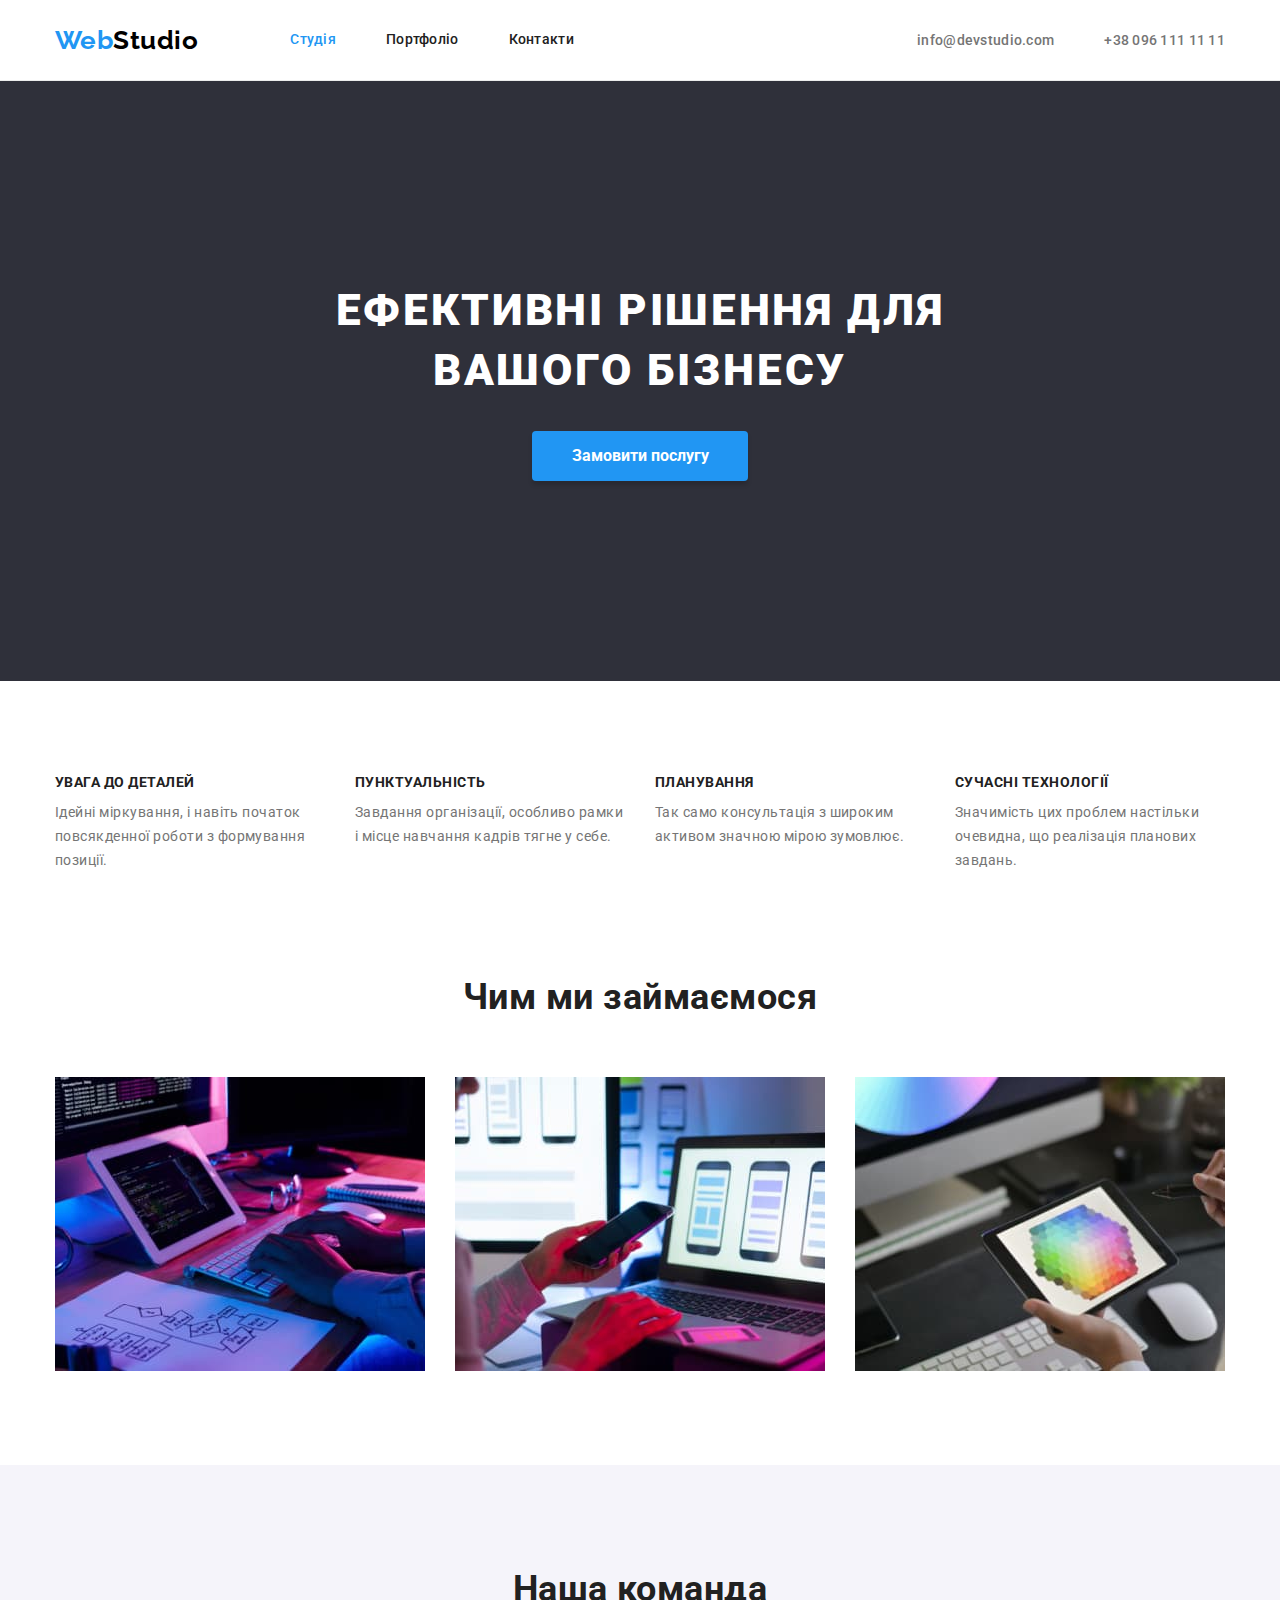
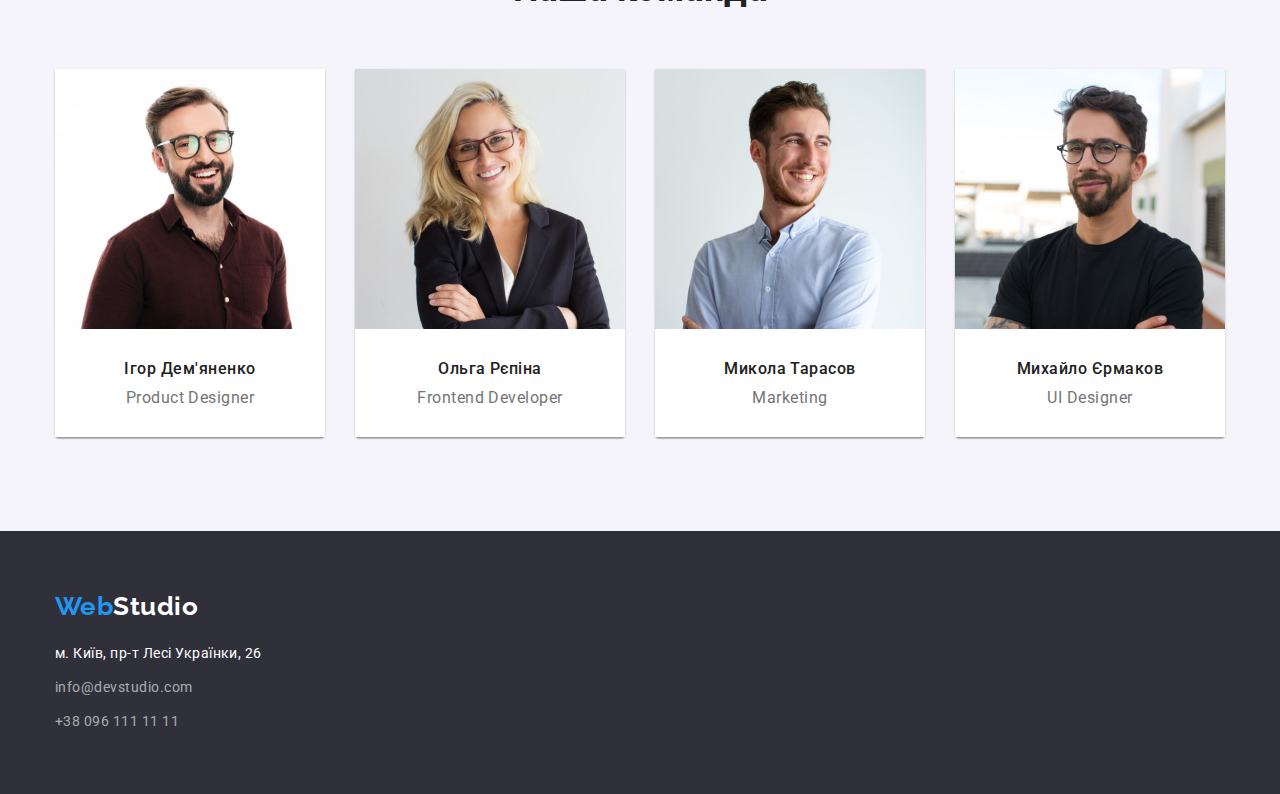
<file: index.html>
<!DOCTYPE html>
<html lang="uk">
  <head>
    <meta charset="UTF-8" />
    <meta http-equiv="X-UA-Compatible" content="IE=edge" />
    <meta name="viewport" content="width=device-width, initial-scale=1.0" />
    <link rel="preconnect" href="https://fonts.googleapis.com" />
    <link rel="preconnect" href="https://fonts.gstatic.com" crossorigin />
    <link
      href="https://fonts.googleapis.com/css2?family=Raleway:wght@700&family=Roboto:wght@400;500;700;900&display=swap"
      rel="stylesheet"
    />
    <link
      rel="stylesheet"
      href="https://cdnjs.cloudflare.com/ajax/libs/modern-normalize/1.1.0/modern-normalize.min.css"
    />
    <link
      rel="stylesheet"
      href="https://cdnjs.cloudflare.com/ajax/libs/modern-normalize/1.1.0/modern-normalize.min.css"
    />

    <link rel="stylesheet" href="./css/styles.css" />
    <title>WebStudio</title>
  </head>
  <body>
    <!-- header -->
    <header class="header">
      <div class="container header-container">
        <nav class="header-container">
          <a class="logo" href="" lang="en"
            ><span class="logo-accent">Web</span>Studio</a
          >
          <ul class="header-container">
            <li class="nav-list-item">
              <a class="nav-link current" href="">Студія</a>
            </li>
            <li class="nav-list-item">
              <a class="nav-link" href="./portfolio.html">Портфоліо</a>
            </li>
            <li class="nav-list-item">
              <a class="nav-link" href="">Контакти</a>
            </li>
          </ul>
        </nav>
        <ul class="header-container header-left">
          <li class="header-list-item">
            <a class="header-contacts" href="mailto:info@devstudio.com"
              >info@devstudio.com</a
            >
          </li>
          <li class="header-list-item">
            <a class="header-contacts" href="tel:+380961111111"
              >+38 096 111 11 11</a
            >
          </li>
        </ul>
      </div>
    </header>

    <!-- main -->
    <main>
      <!-- hero -->
      <section class="hero">
        <div class="container hero-container">
          <h1 class="main-title">Ефективні рішення для вашого бізнесу</h1>
          <button class="main-btn" type="button">Замовити послугу</button>
        </div>
      </section>

      <!-- peculiarities -->
      <section class="peculiarities section">
        <div class="container">
          <h2 hidden>Особливості</h2>
          <ul class="peculiarities-list">
            <li class="peculiarities-list-item">
              <h3 class="title">УВАГА ДО ДЕТАЛЕЙ</h3>
              <p class="description">
                Ідейні міркування, і навіть початок повсякденної роботи з
                формування позиції.
              </p>
            </li>
            <li class="peculiarities-list-item">
              <h3 class="title">ПУНКТУАЛЬНІСТЬ</h3>
              <p class="description">
                Завдання організації, особливо рамки і місце навчання кадрів
                тягне у себе.
              </p>
            </li>
            <li class="peculiarities-list-item">
              <h3 class="title">ПЛАНУВАННЯ</h3>
              <p class="description">
                Так само консультація з широким активом значною мірою зумовлює.
              </p>
            </li>
            <li class="peculiarities-list-item">
              <h3 class="title">СУЧАСНІ ТЕХНОЛОГІЇ</h3>
              <p class="description">
                Значимість цих проблем настільки очевидна, що реалізація
                планових завдань.
              </p>
            </li>
          </ul>
        </div>
      </section>

      <!-- about -->
      <section class="about">
        <div class="container">
          <h2 class="studio-title">Чим ми займаємося</h2>
          <ul class="about-list">
            <li class="about-list-item">
              <img
                src="./imges/about-1.jpg"
                alt="робота за компьютером"
                width="370"
              />
            </li>
            <li class="about-list-item">
              <img
                src="./imges/about-2.jpg"
                alt="робота за ноутбуком"
                width="370"
              />
            </li>
            <li class="about-list-item">
              <img
                src="./imges/about-3.jpg"
                alt="робота на планшеті"
                width="370"
              />
            </li>
          </ul>
        </div>
      </section>

      <!-- team -->
      <section class="team section">
        <div class="container">
          <h2 class="studio-title">Наша команда</h2>
          <ul class="team-list">
            <li class="team-list-item">
              <img src="./imges/team-1.jpg" alt="Ігор Дем'яненко" width="270" />
              <div class="team-item-bottom">
                <h3 class="team-title">Ігор Дем'яненко</h3>
                <p class="team-description">Product Designer</p>
              </div>
            </li>
            <li class="team-list-item">
              <img src="./imges/team-2.jpg" alt="Ольга Рєпіна" width="270" />
              <div class="team-item-bottom">
                <h3 class="team-title">Ольга Рєпіна</h3>
                <p class="team-description">Frontend Developer</p>
              </div>
            </li>
            <li class="team-list-item">
              <img src="./imges/team-3.jpg" alt="Микола Тарасов" width="270" />
              <div class="team-item-bottom">
                <h3 class="team-title">Микола Тарасов</h3>
                <p class="team-description">Marketing</p>
              </div>
            </li>
            <li class="team-list-item">
              <img src="./imges/team-4.jpg" alt="Михайло Єрмаков" width="270" />
              <div class="team-item-bottom">
                <h3 class="team-title">Михайло Єрмаков</h3>
                <p class="team-description">UI Designer</p>
              </div>
            </li>
          </ul>
        </div>
      </section>
    </main>

    <!-- footer -->
    <footer class="footer">
      <div class="container">
        <a class="logo" href="" lang="en"
          ><span class="logo-accent">Web</span
          ><span class="logo-footer">Studio</span></a
        >
        <address class="footer-address">
          <ul>
            <li class="footer-item">
              <a
                class="address adress-link"
                href="https://goo.gl/maps/NStDRxaKjLtgSqXTA"
                target="_blank"
                rel="noopener noreferrer"
                >м. Київ, пр-т Лесі Українки, 26</a
              >
            </li>
            <li class="footer-item">
              <a class="address" href="mailto:info@devstudio.com"
                >info@devstudio.com</a
              >
            </li>
            <li class="footer-item">
              <a class="address" href="tel:+380961111111">+38 096 111 11 11</a>
            </li>
          </ul>
        </address>
      </div>
    </footer>
  </body>
</html>
</file>
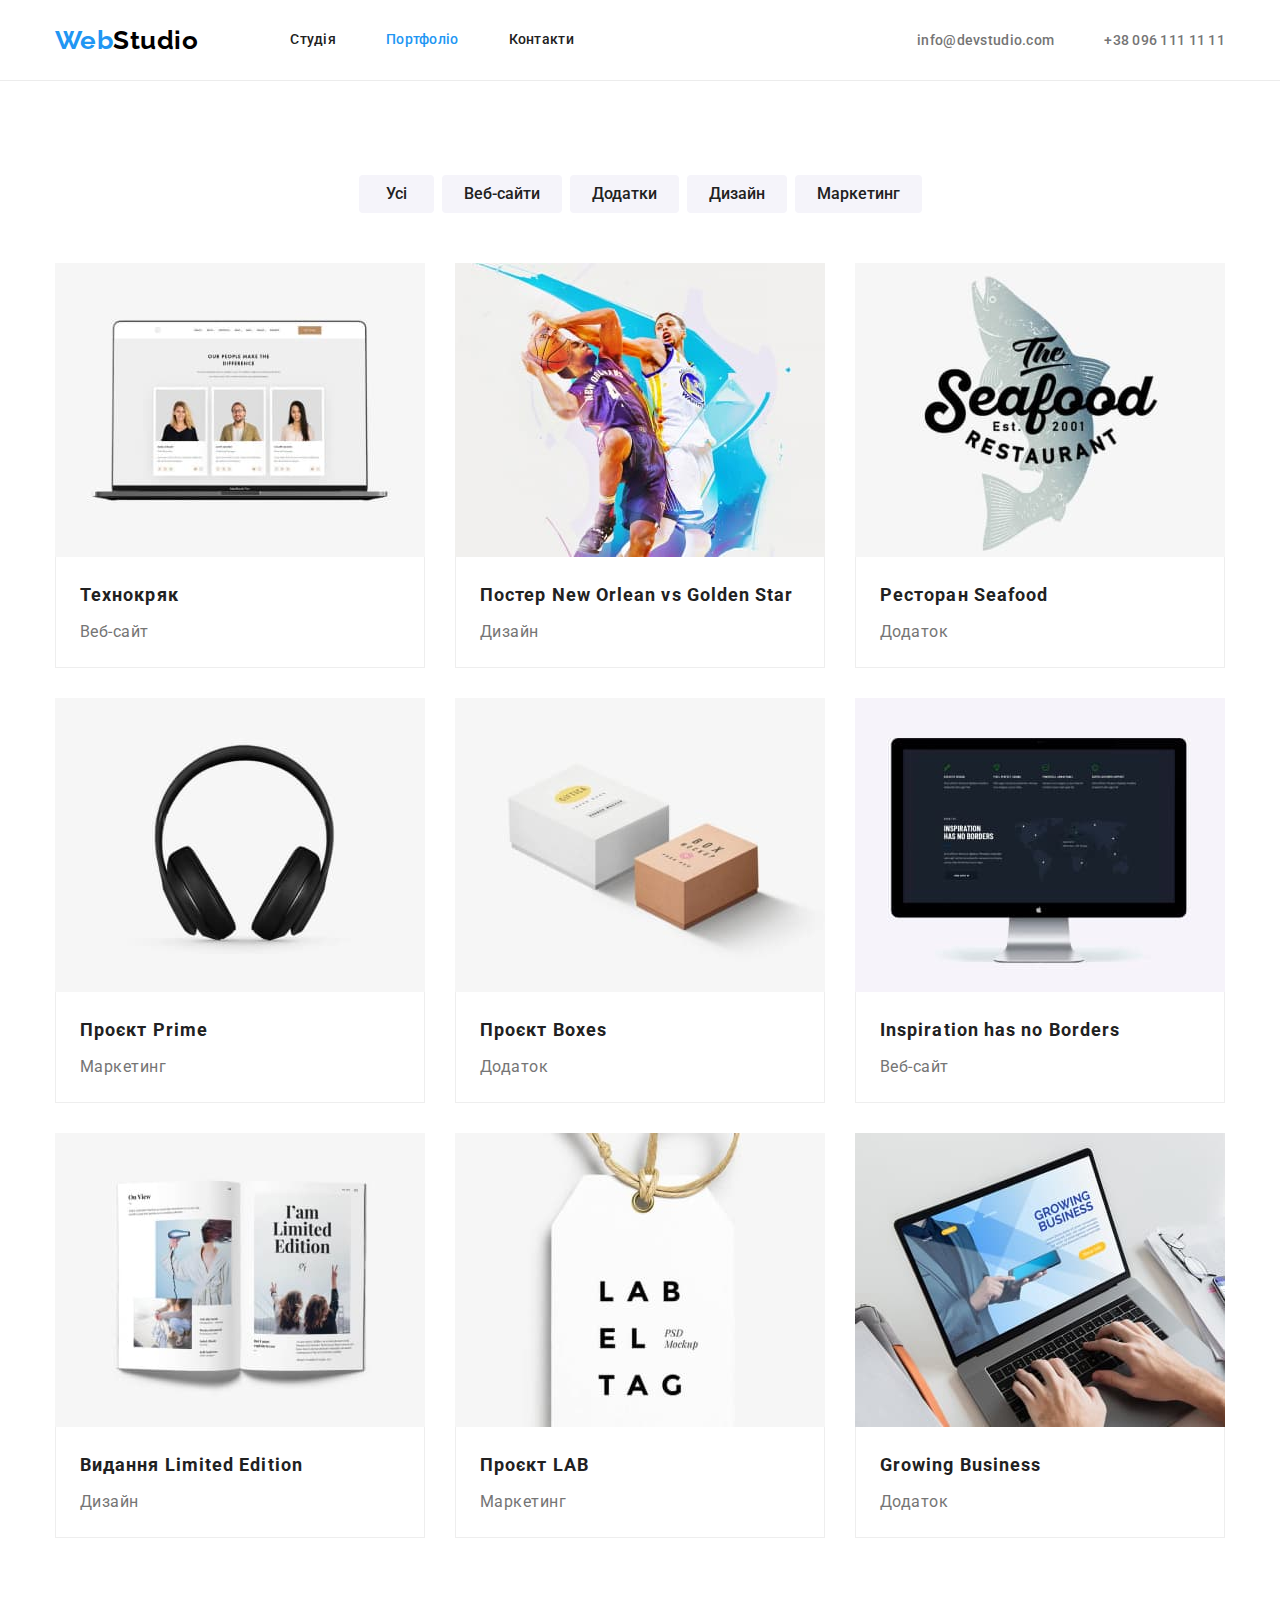
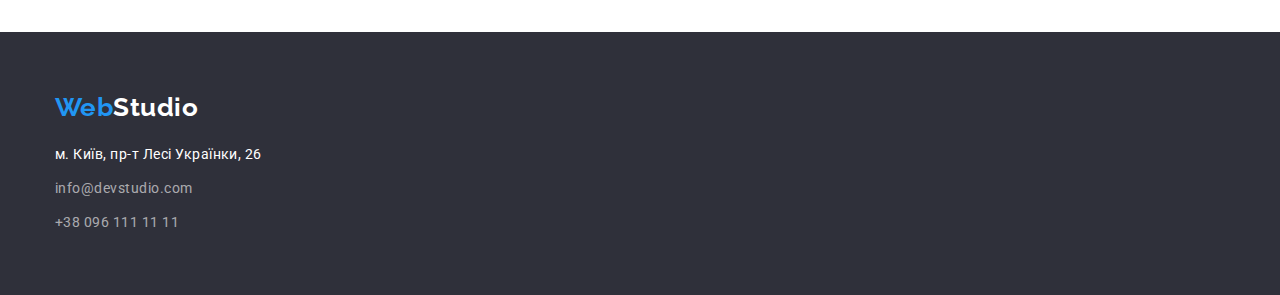
<file: portfolio.html>
<!DOCTYPE html>
<html lang="uk">
  <head>
    <meta charset="UTF-8" />
    <meta http-equiv="X-UA-Compatible" content="IE=edge" />
    <meta name="viewport" content="width=device-width, initial-scale=1.0" />
    <link rel="preconnect" href="https://fonts.gstatic.com" crossorigin />
    <link
      href="https://fonts.googleapis.com/css2?family=Raleway:wght@700&family=Roboto:wght@400;500;700;900&display=swap"
      rel="stylesheet"
    />
    <link
      rel="stylesheet"
      href="https://cdnjs.cloudflare.com/ajax/libs/modern-normalize/1.1.0/modern-normalize.min.css"
    />
    <link
      rel="stylesheet"
      href="https://cdnjs.cloudflare.com/ajax/libs/modern-normalize/1.1.0/modern-normalize.min.css"
    />

    <link rel="stylesheet" href="./css/styles.css" />
    <title>Portfolio</title>
  </head>
  <body>
    <!-- header -->
    <header class="header">
      <div class="container header-container">
        <nav class="header-container">
          <a class="logo" href="" lang="en"
            ><span class="logo-accent">Web</span>Studio</a
          >
          <ul class="header-container">
            <li class="nav-list-item">
              <a class="nav-link" href="./index.html">Студія</a>
            </li>
            <li class="nav-list-item">
              <a class="nav-link current" href="">Портфоліо</a>
            </li>
            <li class="nav-list-item">
              <a class="nav-link" href="">Контакти</a>
            </li>
          </ul>
        </nav>
        <ul class="header-container header-left">
          <li class="header-list-item">
            <a class="header-contacts" href="mailto:info@devstudio.com"
              >info@devstudio.com</a
            >
          </li>
          <li class="header-list-item">
            <a class="header-contacts" href="tel:+380961111111"
              >+38 096 111 11 11</a
            >
          </li>
        </ul>
      </div>
    </header>

    <!-- main -->
    <main>
      <section class="portfolio-main section">
        <div class="container">
          <h1 hidden>Portfolio</h1>
          <ul class="main-btn-list">
            <li class="main-btn-item">
              <button class="portfolio-btn" type="button">Усі</button>
            </li>
            <li class="main-btn-item">
              <button class="portfolio-btn" type="button">Веб-сайти</button>
            </li>
            <li class="main-btn-item">
              <button class="portfolio-btn" type="button">Додатки</button>
            </li>
            <li class="main-btn-item">
              <button class="portfolio-btn" type="button">Дизайн</button>
            </li>
            <li class="main-btn-item">
              <button class="portfolio-btn" type="button">Маркетинг</button>
            </li>
          </ul>

          <ul class="main-list">
            <li class="main-item">
              <a class="portfilio-list-link" href="">
                <div>
                  <img src="./imges/veb-site.jpg" alt="veb-site" width="370" />
                </div>
                <div class="main-item-bottom">
                  <h2 class="portfolio-title">Технокряк</h2>
                  <p class="work">Веб-сайт</p>
                </div>
              </a>
            </li>
            <li class="main-item">
              <a class="portfilio-list-link" href="">
                <div>
                  <img
                    src="./imges/comands.jpg"
                    alt="basket-bools comands"
                    width="370"
                  />
                </div>
                <div class="main-item-bottom">
                  <h2 class="portfolio-title">
                    Постер New Orlean vs Golden Star
                  </h2>
                  <p class="work">Дизайн</p>
                </div>
              </a>
            </li>
            <li class="main-item">
              <a class="portfilio-list-link" href="">
                <div>
                  <img
                    src="./imges/seafood.jpg"
                    alt="restoran seafood"
                    width="370"
                  />
                </div>
                <div class="main-item-bottom">
                  <h2 class="portfolio-title">Ресторан Seafood</h2>
                  <p class="work">Додаток</p>
                </div>
              </a>
            </li>
            <li class="main-item">
              <a class="portfilio-list-link" href="">
                <div>
                  <img src="./imges/prime.jpg" alt="prime" width="370" />
                </div>
                <div class="main-item-bottom">
                  <h2 class="portfolio-title">Проєкт Prime</h2>
                  <p class="work">Маркетинг</p>
                </div>
              </a>
            </li>
            <li class="main-item">
              <a class="portfilio-list-link" href="">
                <div>
                  <img src="./imges/boxes.jpg" alt="boxes" width="370" />
                </div>
                <div class="main-item-bottom">
                  <h2 class="portfolio-title">Проєкт Boxes</h2>
                  <p class="work">Додаток</p>
                </div>
              </a>
            </li>
            <li class="main-item">
              <a class="portfilio-list-link" href="">
                <div>
                  <img src="./imges/comp.jpg" alt="computer" width="370" />
                </div>
                <div class="main-item-bottom">
                  <h2 class="portfolio-title" lang="en">
                    Inspiration has no Borders
                  </h2>
                  <p class="work">Веб-сайт</p>
                </div>
              </a>
            </li>
            <li class="main-item">
              <a class="portfilio-list-link" href="">
                <div>
                  <img src="./imges/edition.jpg" alt="book" width="370" />
                </div>
                <div class="main-item-bottom">
                  <h2 class="portfolio-title">Видання Limited Edition</h2>
                  <p class="work">Дизайн</p>
                </div>
              </a>
            </li>
            <li class="main-item">
              <a class="portfilio-list-link" href="">
                <div>
                  <img src="./imges/lab.jpg" alt="laboratory" width="370" />
                </div>
                <div class="main-item-bottom">
                  <h2 class="portfolio-title">Проєкт LAB</h2>
                  <p class="work">Маркетинг</p>
                </div>
              </a>
            </li>
            <li class="main-item">
              <a class="portfilio-list-link" href="">
                <div>
                  <img
                    src="./imges/business.jpg"
                    alt="business-site"
                    width="370"
                  />
                </div>
                <div class="main-item-bottom">
                  <h2 class="portfolio-title" lang="en">Growing Business</h2>
                  <p class="work">Додаток</p>
                </div>
              </a>
            </li>
          </ul>
        </div>
      </section>
    </main>

    <!-- footer -->
    <footer class="footer">
      <div class="container">
        <a class="logo" href="" lang="en"
          ><span class="logo-accent">Web</span
          ><span class="logo-footer">Studio</span></a
        >
        <address class="footer-address">
          <ul>
            <li class="footer-item">
              <a
                class="address adress-link"
                href="https://goo.gl/maps/NStDRxaKjLtgSqXTA"
                target="_blank"
                rel="noopener noreferrer"
                >м. Київ, пр-т Лесі Українки, 26</a
              >
            </li>
            <li class="footer-item">
              <a class="address" href="mailto:info@devstudio.com"
                >info@devstudio.com</a
              >
            </li>
            <li class="footer-item">
              <a class="address" href="tel:+380961111111">+38 096 111 11 11</a>
            </li>
          </ul>
        </address>
      </div>
    </footer>
  </body>
</html>
</file>
<file: css/styles.css>
:root {
  --primary-font-family: "Roboto", sans-serif;
  --secondary-font-family: "Raleway", sans-serif;

  --primary-text-color: #212121;
  --secondary-text-color: #757575;
  --accent-text-color: #ffffff;

  --accent-color: #2196f3;

  --primary-background: #f5f5f5;
  --secondary-background: #f5f4fa;
  --accent-background: #2f303a;

  --columns-gap: 30px;
}

body {
  font-family: var(--primary-font-family);
  letter-spacing: 0.03em;
  color: var(--primary-text-color);
}
ul {
  padding-left: 0;
  margin: 0;
  list-style: none;
}
a {
  text-decoration: none;
}
h1,
h2,
h3,
h4,
h5,
h6,
p {
  margin-top: 0;
  margin-bottom: 0;
}

img {
  display: block;
}

.current {
  color: var(--accent-color);
}

.container {
  width: 1200px;
  margin: 0 auto;
  padding-left: 15px;
  padding-right: 15px;
}

/* ========studio========= */

/* --hero-- */
.hero {
  padding-top: 200px;
  padding-bottom: 200px;
  background-color: var(--accent-background);
}

.hero-container {
  text-align: center;
}

.main-title {
  width: 700px;
  margin: 0 auto;
  margin-bottom: 30px;
  font-weight: 900;
  font-size: 44px;
  line-height: 1.36;
  letter-spacing: 0.06em;
  text-transform: uppercase;
  color: var(--accent-text-color);
}
.main-btn {
  min-width: 216px;
  padding: 10px 16px;
  border: transparent;
  box-shadow: 0px 4px 4px rgba(0, 0, 0, 0.15);
  border-radius: 4px;
  font-family: inherit;
  font-weight: 700;
  font-size: 16px;
  line-height: 1.88;
  cursor: pointer;
  color: var(--accent-text-color);
  background-color: var(--accent-color);
}

/* ---peculiarities-- */

/* .peculiarities{
 background-color: var(--primary-background); 
}  */

.peculiarities-list {
  display: flex;
  flex-wrap: wrap;
  margin-left: calc(-1 * var(--columns-gap));
  margin-top: calc(-1 * var(--columns-gap));
}

.peculiarities-list-item {
  flex-basis: calc((100% - 120px) / 4);
  margin-left: var(--columns-gap);
  margin-top: var(--columns-gap);
}

.title {
  margin-bottom: 10px;
  font-size: 14px;
  line-height: 1.14;
  text-transform: uppercase;
}

.description {
  font-size: 14px;
  line-height: 1.71;
  color: var(--secondary-text-color);
}

/* -----about----- */

.about{
 /* background-color: var(--primary-background);  */
 padding-bottom: 94px;
} 

.about-list {
  display: flex;
  flex-wrap: wrap;
  margin-left: calc(-1 * var(--columns-gap));
  margin-top: calc(-1 * var(--columns-gap));
  
}

.about-list-item {
  flex-basis: calc((100% - 90px) / 3);
  margin-left: var(--columns-gap);
  margin-top: var(--columns-gap);
}

/* ---team---- */
.team {
  background-color: var(--secondary-background);
}

.team-list {
  display: flex;
  flex-wrap: wrap;
  margin-left: calc(-1 * var(--columns-gap));
  margin-top: calc(-1 * var(--columns-gap));
}

.team-list-item {
  flex-basis: calc((100% - 120px) / 4);
  margin-left: var(--columns-gap);
  margin-top: var(--columns-gap);
  box-shadow: 0px 1px 3px rgba(0, 0, 0, 0.12), 0px 1px 1px rgba(0, 0, 0, 0.14),
    0px 2px 1px rgba(0, 0, 0, 0.2);
  border-radius: 0px 0px 4px 4px;
}

.team-item-bottom {
  text-align: center;
  padding: 30px;
  background-color: #FFFFFF;
}

.team-title {
  margin-bottom: 10px;
  font-weight: 500;
  font-size: 16px;
  line-height: 1.19;
}

.team-description {
  font-size: 16px;
  line-height: 1.19;
  color: var(--secondary-text-color);
}

/* ========portfolio====== */

/* ---header---- */
.header-portfolio {
  
}

/* ---main---- */
.main-btn-list {
  display: flex;
  justify-content: center;
  margin-bottom: 50px;
}


.main-btn-item:not(:last-child) {
  margin-right: 8px;
}

.portfolio-btn {
  min-width: 75px;
  padding: 6px 22px;
  border: transparent;
  border-radius: 4px;
  font-family: inherit;
  font-weight: 500;
  font-size: 16px;
  line-height: 1.62;
  color: var(--primary-text-color);
  background-color: var(--secondary-background);
  cursor: pointer;
}
.portfolio-btn:hover,
.portfolio-btn:focus {
  color: var(--accent-text-color);
  background-color: var(--accent-color);
}

.portfilio-list-link {
  color: inherit;
}

.main-list {
  display: flex;
  flex-wrap: wrap;
  margin-left: calc(-1 * var(--columns-gap));
  margin-top: calc(-1 * var(--columns-gap));
}

.main-item {
  flex-basis: calc((100% - 90px) / 3);
  margin-left: var(--columns-gap);
  margin-top: var(--columns-gap);
 }

.main-item-bottom {
  padding: 20px 24px;
   border-left: 1px solid #EEEEEE;
   border-right: 1px solid #EEEEEE;
   border-bottom: 1px solid #EEEEEE;
}

.portfolio-title {
  margin-bottom: 4px;
  font-weight: 700;
  font-size: 18px;
  line-height: 2;
  letter-spacing: 0.06em;
}

.work {
  font-size: 16px;
  line-height: 1.88;
  color: var(--secondary-text-color);
}

/* ====================component================ */
.section {
  padding-top: 94px;
  padding-bottom: 94px;
}

.studio-title {
  text-align: center;
  margin-bottom: 50px;
  font-weight: 700;
  font-size: 36px;
  line-height: 1.67;
}

/* --------------logo--------------*/
.logo {
  margin-right: 92px;
  font-family: var(--secondary-font-family);
  font-weight: 700;
  font-size: 26px;
  line-height: 1.19;
  color: #000000;
}
.logo-accent {
  color: var(--accent-color);
}

.logo-footer {
  color: var(--accent-text-color);
}

/* -------------header---------------- */
.header{
 border-bottom: 1px solid #ececec;
}


.header-container {
  display: flex;
  align-items: center;
}

.nav-list-item:not(:last-child) {
  margin-right: 50px;
}

.nav-link {
  display: block;
  padding-top: 32px;
  padding-bottom: 32px;
  font-weight: 500;
  font-size: 14px;
  line-height: 1.14;
  letter-spacing: 0.02em;
  color: var(--primary-text-color);
}
.nav-link:hover,
.nav-link:focus {
  color: var(--accent-color);
}

.current {
  color: var(--accent-color);
}

.header-left {
  margin-left: auto;
}

.header-list-item:not(:last-child) {
  margin-right: 50px;
}

.header-contacts {
  display: block;
  padding-top: 32px;
  padding-bottom: 32px;
  font-weight: 500;
  font-size: 14px;
  line-height: 16px;
  letter-spacing: 0.02em;
  color: var(--secondary-text-color);
}
.header-contacts:hover,
.header-contacts:focus {
  color: var(--accent-color);
}

/* -----------------footer---------------- */
.footer {
  padding: 60px 0;
  background-color: var(--accent-background);
}

.footer-address {
  margin-top: 20px;
}

.footer-item:not(:last-child) {
  margin-bottom: 10px;
}

.address {
  font-style: normal;
  font-size: 14px;
  line-height: 1.71;

  color: rgba(255, 255, 255, 0.6);
}
.address:hover,
.address:focus {
  color: var(--accent-color);
}
.adress-link {
  color: var(--accent-text-color);
}
</file>
